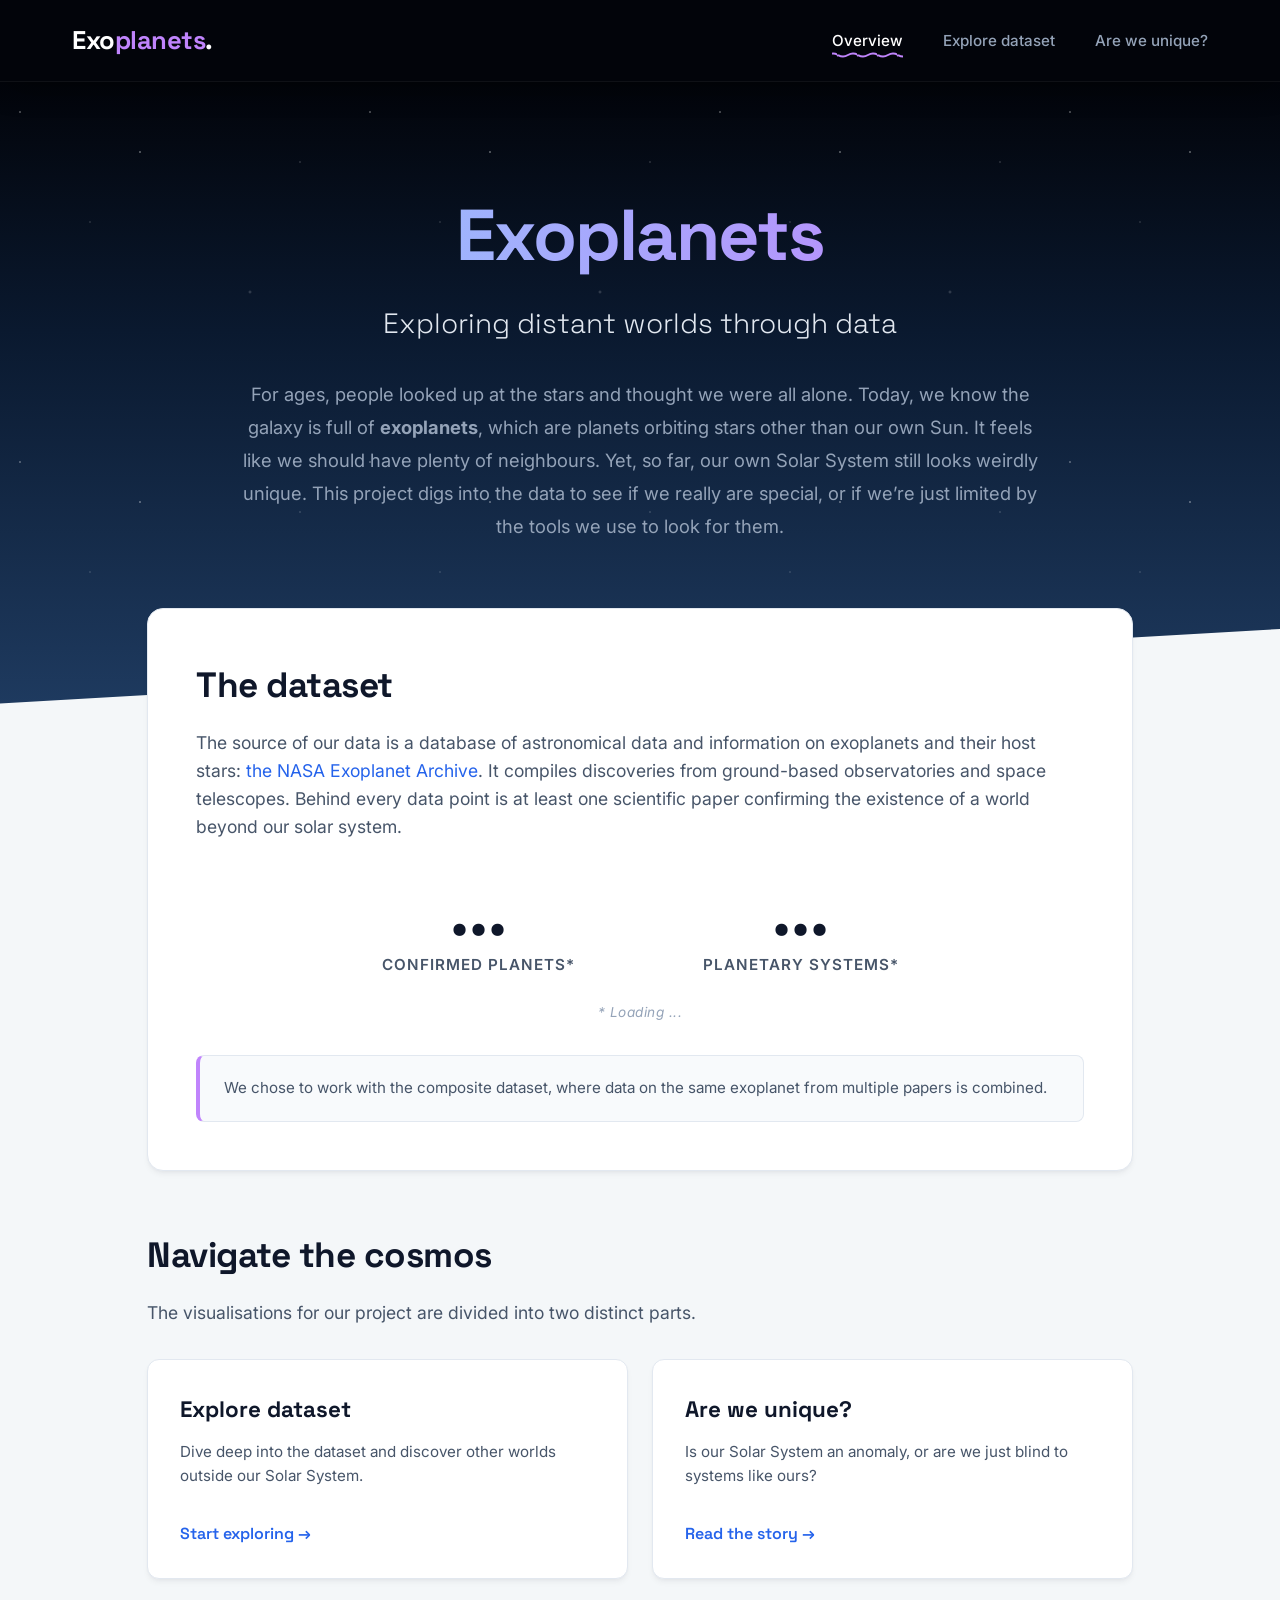
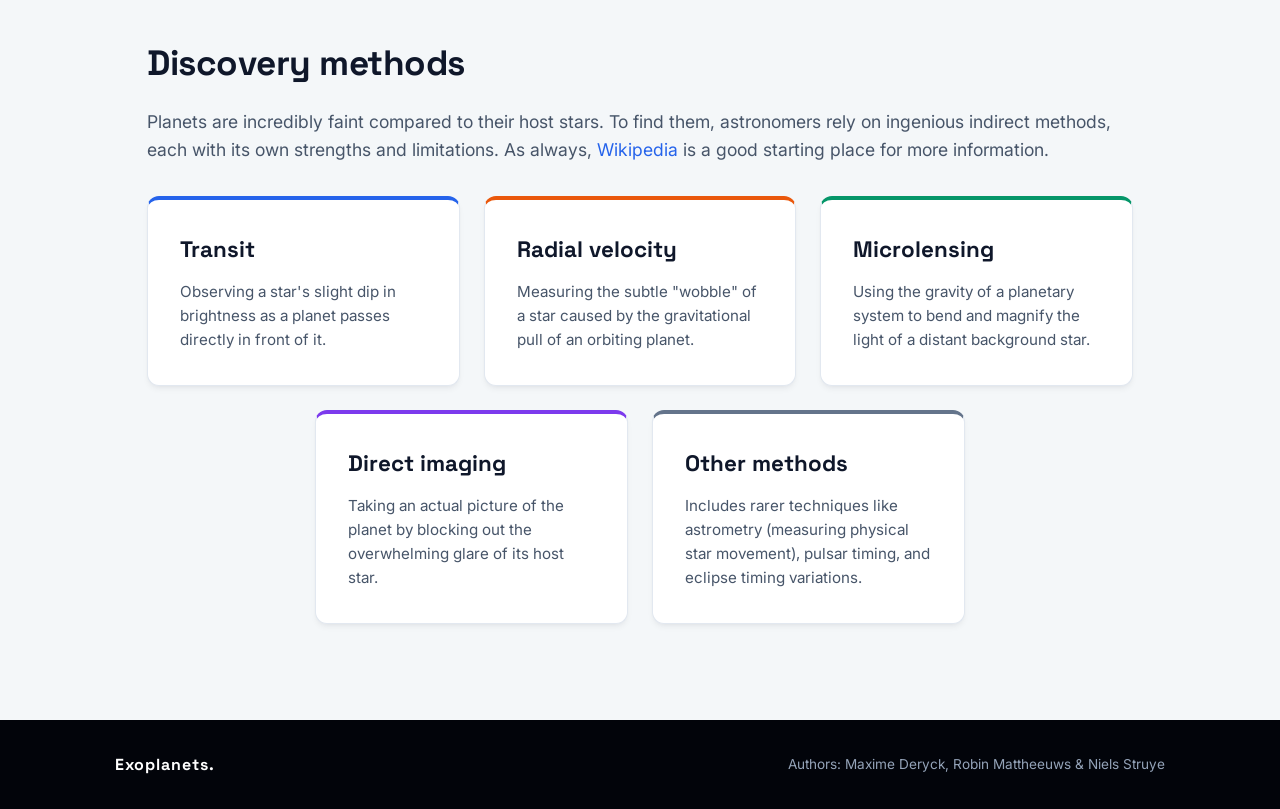
<file: index.html>
<!DOCTYPE html>
<html lang="en">
<head>
    <meta charset="UTF-8">
    <meta name="viewport" content="width=device-width, initial-scale=1.0">
    <title>Exoplanets | Exploring distant worlds through data</title>
    
    <link rel="preconnect" href="https://fonts.googleapis.com">
    <link rel="preconnect" href="https://fonts.gstatic.com" crossorigin>
    <link href="https://fonts.googleapis.com/css2?family=Space+Grotesk:wght@400;600;700&family=Inter:wght@300;400;500;600;700&display=swap" rel="stylesheet">
    
    <link rel="stylesheet" href="css/style.css">
    <link rel="stylesheet" href="css/index.css">
    <script src="https://d3js.org/d3.v7.min.js"></script>
</head>
<body>

    <nav class="navbar">
        <div class="nav-container">
            <a class="nav-logo" href="index.html">Exo<span>planets</span>.</a>
            <ul class="nav-links">
                <li><a href="index.html" class="active">Overview</a></li>
                <li><a href="explore.html">Explore dataset</a></li>
                <li><a href="story.html">Are we unique?</a></li>
            </ul>
        </div>
    </nav>

    <header class="atmosphere-bg">
        <div class="stars"></div>
        <div class="hero-content">
            <h1>Exoplanets</h1>
            <p class="subtitle">Exploring distant worlds through data</p>
            <p class="intro-text">
                For ages, people looked up at the stars and thought we were all alone.
                Today, we know the galaxy is full of <strong>exoplanets</strong>, which are planets orbiting stars other than our own Sun. It feels like we should have plenty of neighbours. Yet, so far, our own Solar System still looks weirdly unique. This project digs into the data to see if we really are special, or if we’re just limited by the tools we use to look for them.
            </p>
        </div>
    </header>

    <main>
        <section class="main-container overlap-container">
            <h2>The dataset</h2>
            <p class="section-desc">
                The source of our data is a database of astronomical data and information on exoplanets and their host stars: <a href="https://exoplanetarchive.ipac.caltech.edu/" target="_blank" rel="noopener noreferrer">the NASA Exoplanet Archive</a>. It compiles discoveries from ground-based observatories and space telescopes. Behind every data point is at least one scientific paper confirming the existence of a world beyond our solar system.
            </p>
            
            <div class="metrics-flex">
                <div class="metric-block">
                    <div class="metric-number" id="planet-counter" data-target="0">...</div>
                    <div class="metric-label">Confirmed planets*</div>
                </div>
                <div class="metric-block">
                    <div class="metric-number" id="system-counter" data-target="0">...</div>
                    <div class="metric-label">Planetary systems*</div>
                </div>
            </div>

            <div class="dataset-date" id="dataset-date-display">* Loading ...</div>

            <div class="methodology-note">
                We chose to work with the composite dataset, where data on the same exoplanet from multiple papers is combined.
            </div>
        </section>

        <section class="main-container">
            <h2>Navigate the cosmos</h2>
            <p class="section-desc">The visualisations for our project are divided into two distinct parts.</p>
            
            <div class="cards-grid two-cols">
                <a href="explore.html" class="interactive-card">
                    <h3>Explore dataset</h3>
                    <p>Dive deep into the dataset and discover other worlds outside our Solar System.</p>
                    <span class="card-link">Start exploring &rarr;</span>
                </a>
                <a href="story.html" class="interactive-card">
                    <h3>Are we unique?</h3>
                    <p>Is our Solar System an anomaly, or are we just blind to systems like ours?</p>
                    <span class="card-link">Read the story &rarr;</span>
                </a>
            </div>
        </section>

        <section class="main-container", style="margin-bottom: -2rem;">
            <h2>Discovery methods</h2>
            <p class="section-desc">Planets are incredibly faint compared to their host stars. To find them, astronomers rely on ingenious indirect methods, each with its own strengths and limitations. As always, <a href="https://en.wikipedia.org/wiki/Methods_of_detecting_exoplanets" target="_blank" rel="noopener noreferrer">Wikipedia</a> is a good starting place for more information.</p>
            
            <div class="cards-grid methods-grid">
                <div class="method-card transit">
                    <h3>Transit</h3>
                    <p>Observing a star's slight dip in brightness as a planet passes directly in front of it.</p>
                </div>
                <div class="method-card radial">
                    <h3>Radial velocity</h3>
                    <p>Measuring the subtle "wobble" of a star caused by the gravitational pull of an orbiting planet.</p>
                </div>
                <div class="method-card microlensing">
                    <h3>Microlensing</h3>
                    <p>Using the gravity of a planetary system to bend and magnify the light of a distant background star.</p>
                </div>
                <div class="method-card imaging">
                    <h3>Direct imaging</h3>
                    <p>Taking an actual picture of the planet by blocking out the overwhelming glare of its host star.</p>
                </div>
                <div class="method-card other">
                    <h3>Other methods</h3>
                    <p>Includes rarer techniques like astrometry (measuring physical star movement), pulsar timing, and eclipse timing variations.</p>
                </div>
            </div>
        </section>
    </main>

    <footer class="site-footer">
        <div class="footer-content">
            <p><strong>Exoplanets.</strong></p>
            <p>Authors: Maxime Deryck, Robin Mattheeuws &amp; Niels Struye</p>
        </div>
    </footer>

    <script src="js/main.js"></script>
    <script>
        document.addEventListener('DOMContentLoaded', () => {
            const speed = 100; 

            const animateCounters = (entries, observer) => {
                entries.forEach(entry => {
                    if (entry.isIntersecting) {
                        const counter = entry.target;
                        
                        const updateCount = () => {
                            const target = +counter.getAttribute('data-target');
                            let currentRaw = +(counter.getAttribute('data-current') || 0);
                            
                            const inc = target / speed;

                            if (currentRaw < target) {
                                currentRaw = Math.ceil(currentRaw + inc);
                                counter.setAttribute('data-current', currentRaw);
                                
                                counter.innerText = window.formatExoNumber(currentRaw);
                                setTimeout(updateCount, 20);
                            } else {
                                counter.innerText = window.formatExoNumber(target);
                            }
                        };
                        updateCount();
                        observer.unobserve(counter);
                    }
                });
            };

            const counterObserver = new IntersectionObserver(animateCounters, { threshold: 0.75 });

            async function loadAndAnimateMetrics() {
                const planetCounter = document.getElementById('planet-counter');
                const systemCounter = document.getElementById('system-counter');
                
                if (!planetCounter || !systemCounter) return;

                try {
                    const data = await loadGlobalData();
                    
                    if (data && data.length > 0) {
                        const dateDisplay = document.getElementById('dataset-date-display');
                        if (dateDisplay && data.datasetDate) {
                            dateDisplay.innerText = `* As of ${data.datasetDate}`;
                        }

                        const totalPlanets = data.length;
                        const totalSystems = new Set(data.map(d => d.hostname)).size; 
                        
                        planetCounter.setAttribute('data-target', totalPlanets);
                        systemCounter.setAttribute('data-target', totalSystems);
                        
                        planetCounter.innerText = "0";
                        systemCounter.innerText = "0";

                        counterObserver.observe(planetCounter);
                        counterObserver.observe(systemCounter);
                    }
                    
                } catch (error) {
                    console.error("Failed to load metrics:", error);
                    planetCounter.innerText = "Err";
                    systemCounter.innerText = "Err";
                }
            }

            loadAndAnimateMetrics();
        });
    </script>
</body>
</html>
</file>
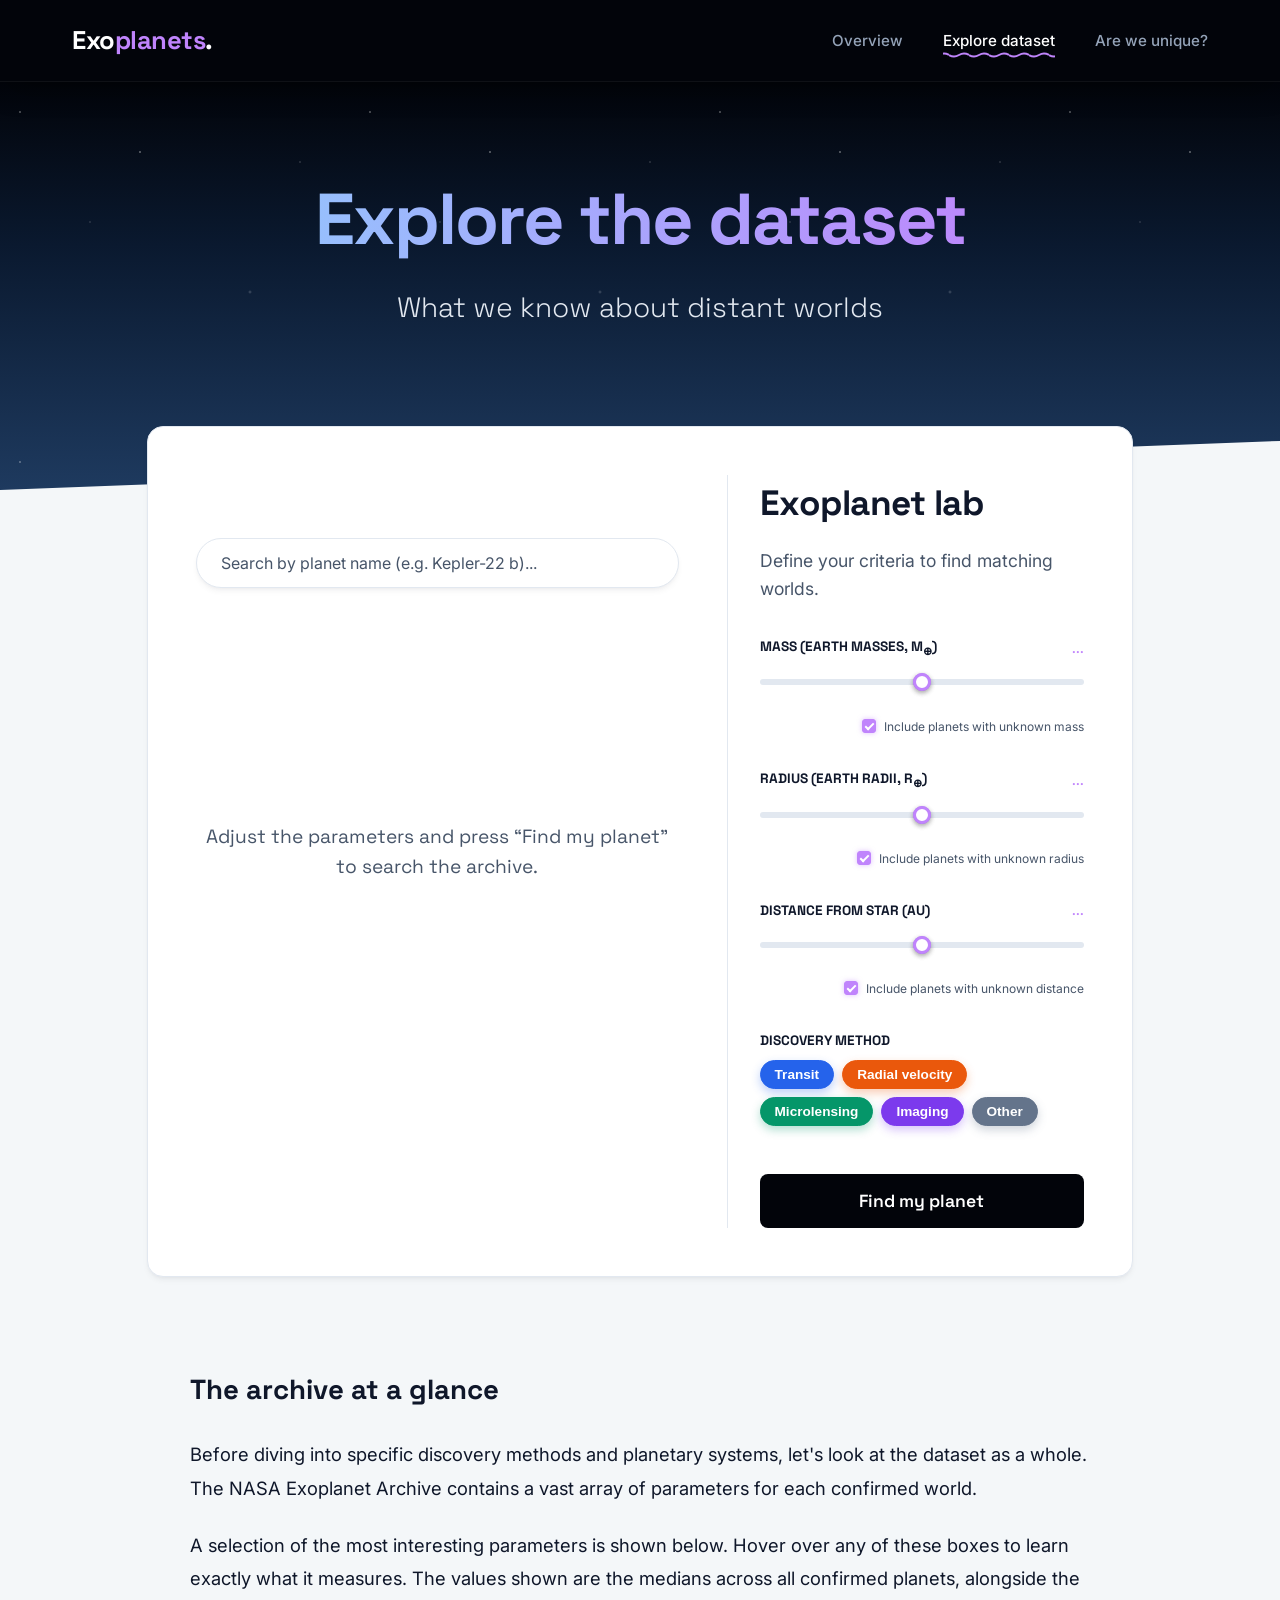
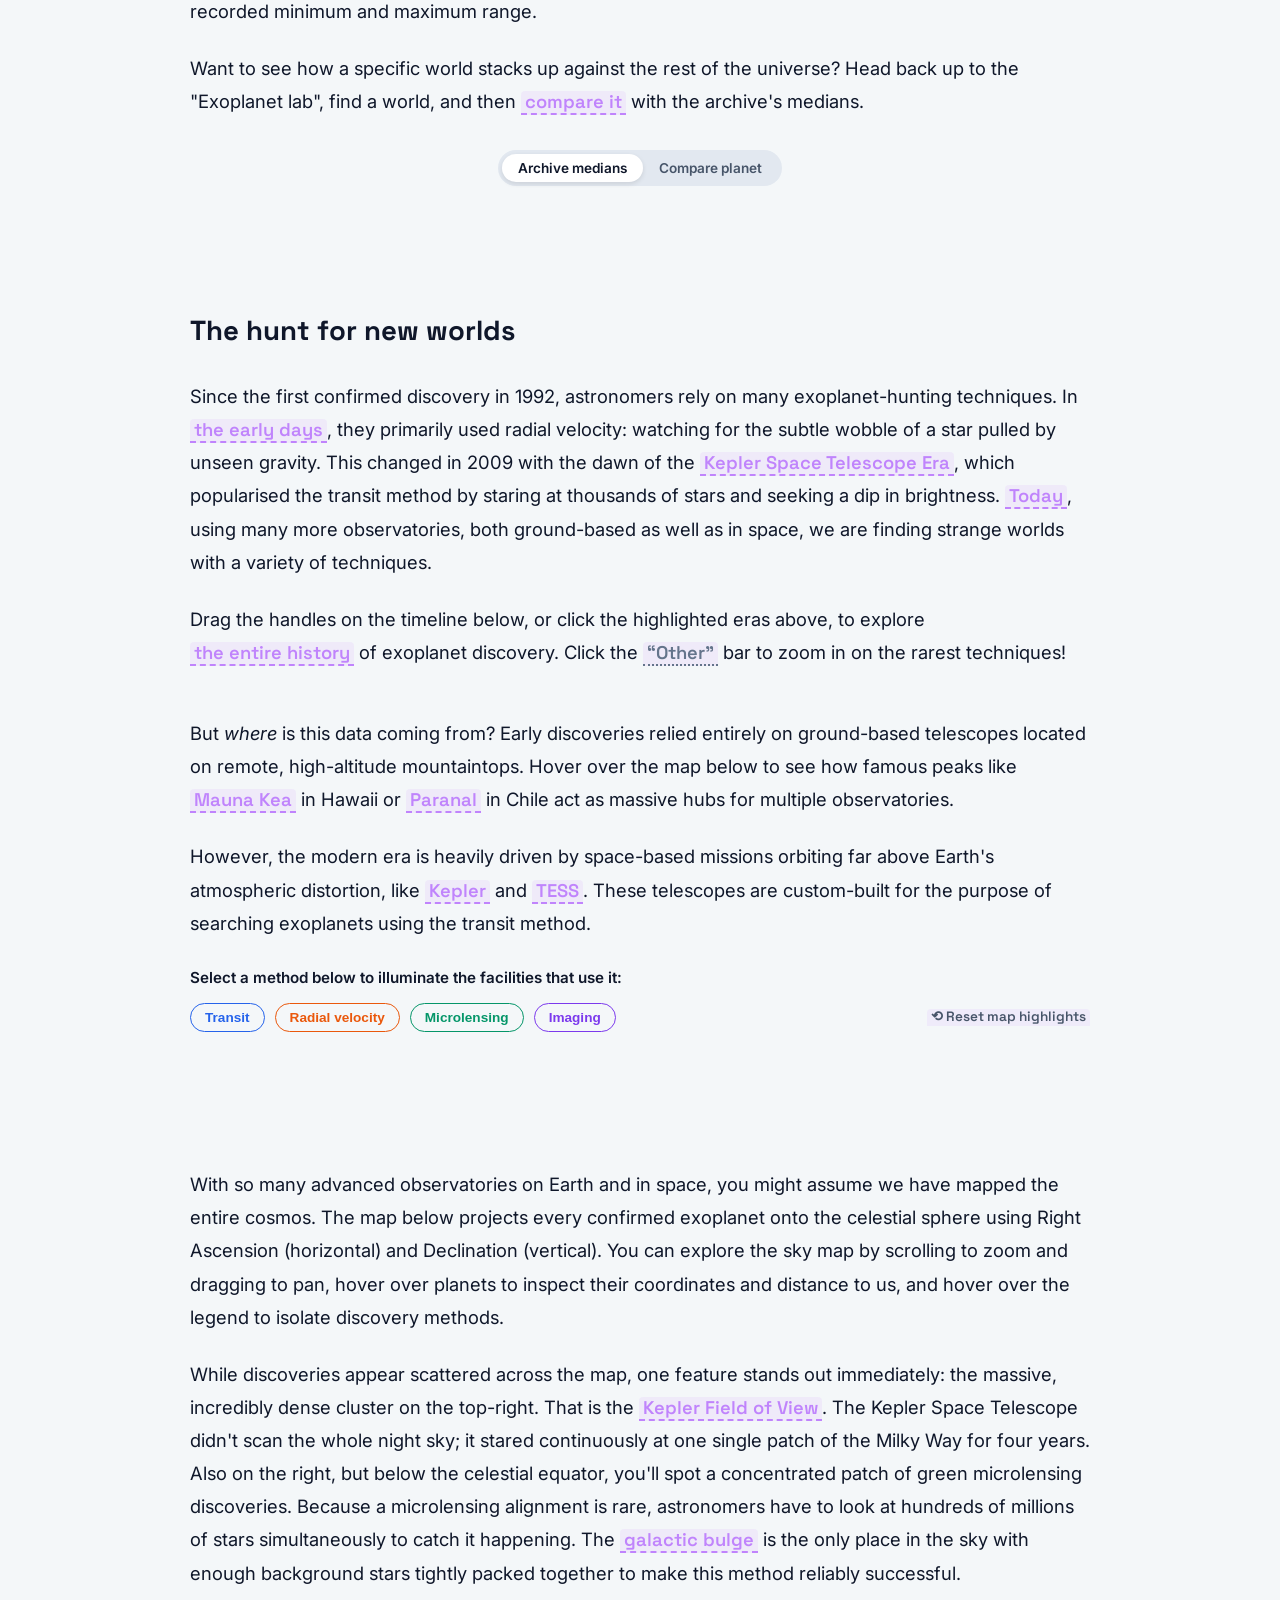
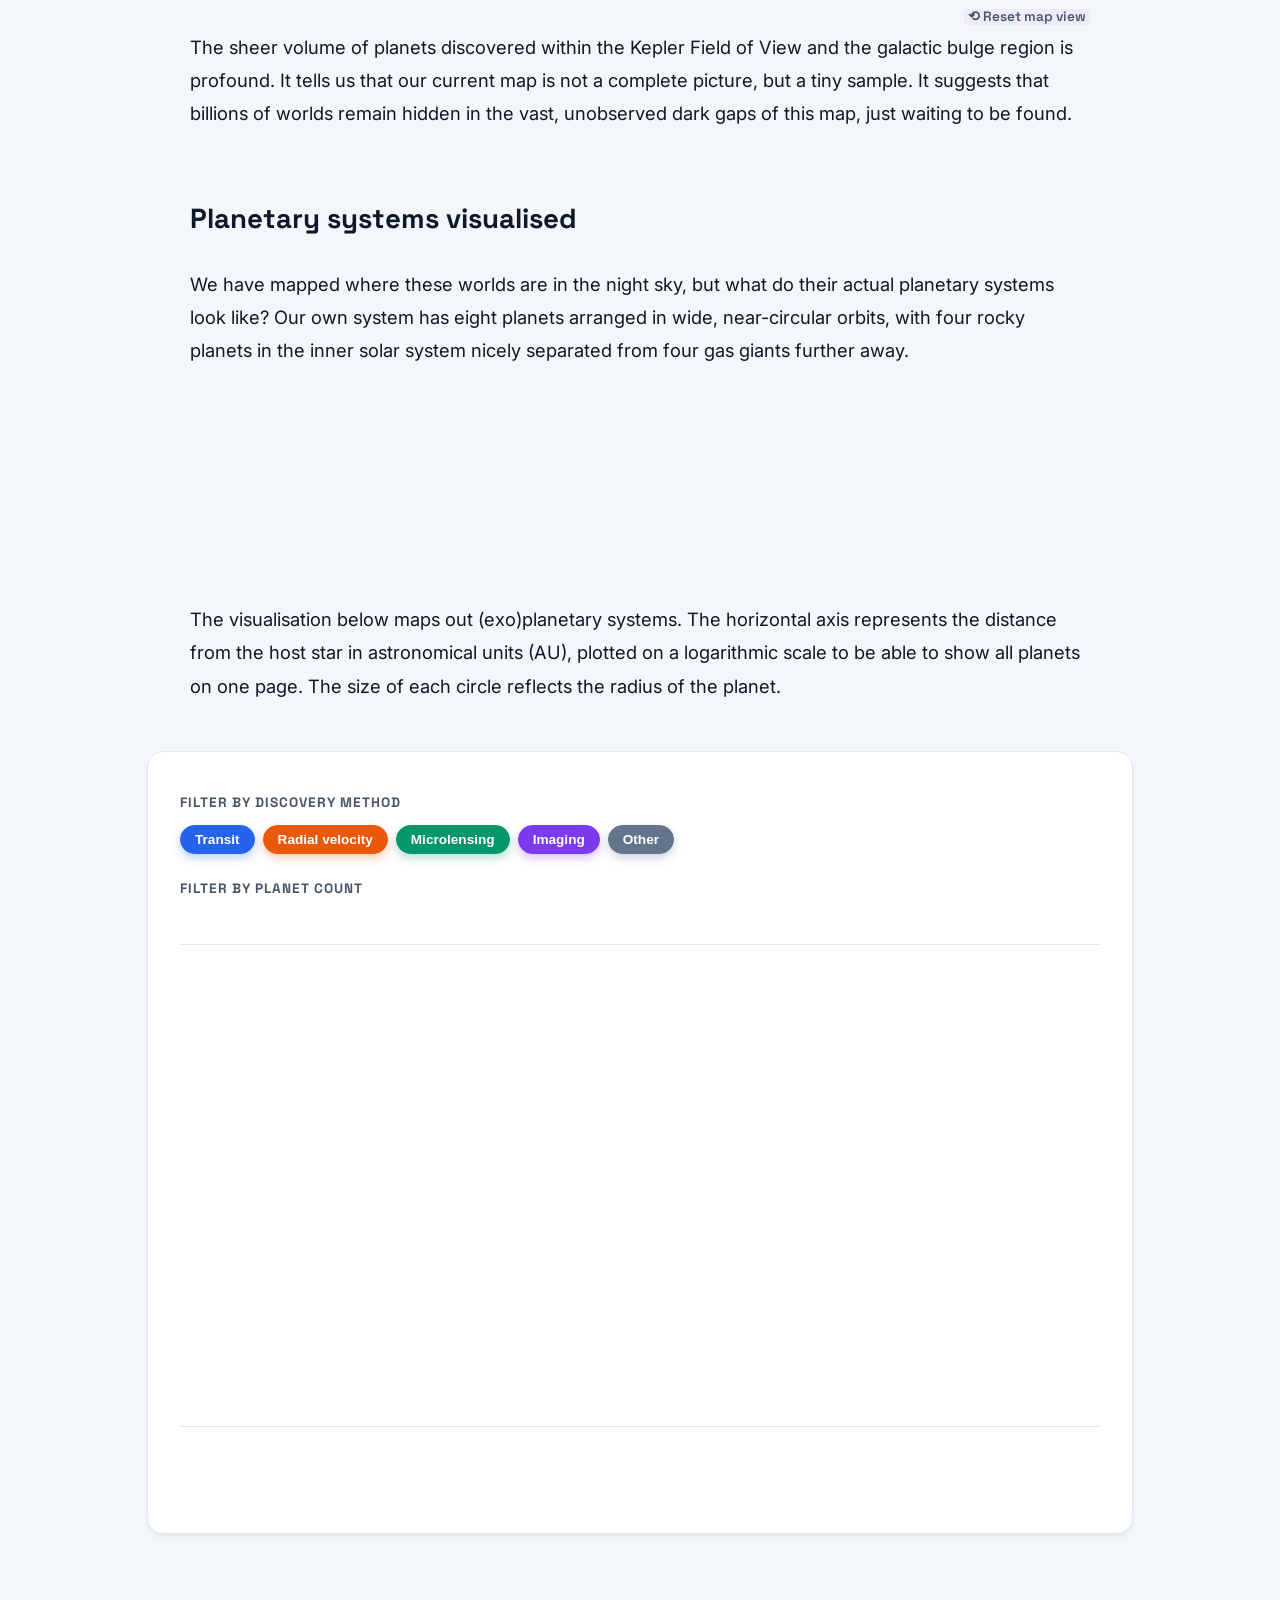
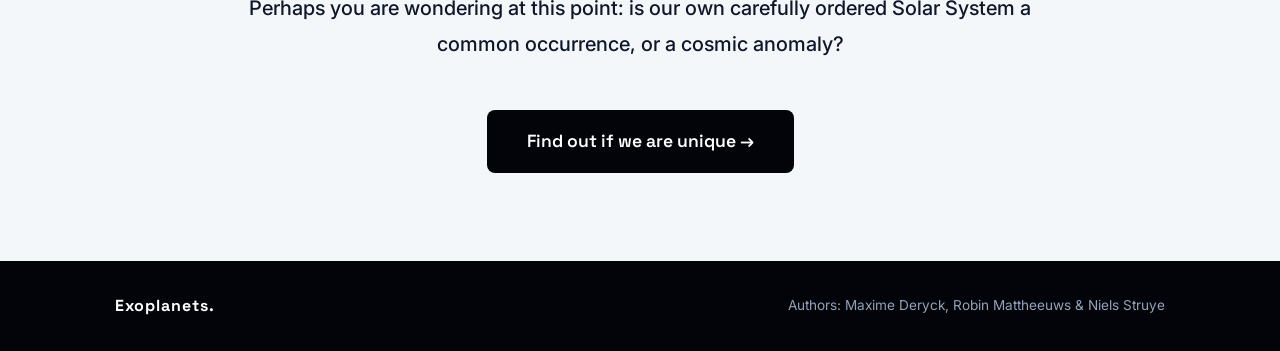
<file: explore.html>
<!DOCTYPE html>
<html lang="en">
<head>
    <meta charset="UTF-8">
    <meta name="viewport" content="width=device-width, initial-scale=1.0">
    <title>Exoplanets | Explore the dataset</title>
    
    <link rel="preconnect" href="https://fonts.googleapis.com">
    <link rel="preconnect" href="https://fonts.gstatic.com" crossorigin>
    <link href="https://fonts.googleapis.com/css2?family=Space+Grotesk:wght@400;600;700&family=Inter:wght@300;400;500;600;700&display=swap" rel="stylesheet">
    
    <link rel="stylesheet" href="css/style.css">
    <link rel="stylesheet" href="css/explore.css">
    <script src="https://d3js.org/d3.v7.min.js"></script>
</head>
<body>

    <nav class="navbar">
        <div class="nav-container">
            <a class="nav-logo" href="index.html">Exo<span>planets</span>.</a>
            <ul class="nav-links">
                <li><a href="index.html">Overview</a></li>
                <li><a href="explore.html" class="active">Explore dataset</a></li>
                <li><a href="story.html">Are we unique?</a></li>
            </ul>
        </div>
    </nav>

    <header class="atmosphere-bg" style="padding: 5rem 2rem 8rem 2rem; margin-bottom: -4rem;">
        <div class="stars"></div>
        <div class="hero-content">
            <h1>Explore the dataset</h1>
            <p class="subtitle">What we know about distant worlds</p>
        </div>
    </header>

    <main>
        <!-- Exoplanet lab -->
        <section class="main-container overlap-container">
            <div class="exolab-layout">
                
                <!-- The ID -->
                <div class="exolab-display">
                    <div class="name-search-container">
                        <input type="text" id="planet-search" class="planet-search-input" placeholder="Search by planet name (e.g. Kepler-22 b)...">
                    </div>
                    <div id="exolab-carousel" class="card-carousel">
                        <div class="empty-state-centered">
                            <p>Adjust the parameters and press <q>Find my planet</q><br>to search the archive.</p>
                        </div>
                    </div>
                    
                    <!-- Carousel controls -->
                    <div id="carousel-controls" class="carousel-nav" style="visibility: hidden;">
                        <button class="nav-btn" onclick="cycleCard(-1)">&larr;</button>
                        <div class="match-info">
                            <span id="match-counter">1 / 1</span>
                            <small id="match-label">Best match</small>
                        </div>
                        <button class="nav-btn" onclick="cycleCard(1)">&rarr;</button>
                    </div>
                </div>

                <!-- The filters -->
                <div class="exolab-controls">
                    <h2>Exoplanet lab</h2>
                    <p class="section-desc">Define your criteria to find matching worlds.</p>
                    
                    <div class="parameter-group">
                        <div class="param-header">
                            <label>Mass (Earth masses, M<sub>⊕</sub>)</label>
                            <span class="range-display" id="display-mass">...</span>
                        </div>
                        <div class="dual-slider">
                            <div class="slider-track"></div>
                            <div class="slider-fill" id="fill-mass"></div>
                            <input type="range" id="mass-min" step="0.1">
                            <input type="range" id="mass-max" step="0.1">
                        </div>
                        <div class="param-footer">
                            <label class="strict-toggle">
                                <input type="checkbox" id="mass-allow-unknown" checked>
                                <span class="toggle-box"></span>
                                Include planets with unknown mass
                            </label>
                        </div>
                    </div>

                    <div class="parameter-group">
                        <div class="param-header">
                            <label>Radius (Earth radii, R<sub>⊕</sub>)</label>
                            <span class="range-display" id="display-rad">...</span>
                        </div>
                        <div class="dual-slider">
                            <div class="slider-track"></div>
                            <div class="slider-fill" id="fill-rad"></div>
                            <input type="range" id="rad-min" step="0.1">
                            <input type="range" id="rad-max" step="0.1">
                        </div>
                        <div class="param-footer">
                            <label class="strict-toggle">
                                <input type="checkbox" id="rad-allow-unknown" checked>
                                <span class="toggle-box"></span>
                                Include planets with unknown radius
                            </label>
                        </div>
                    </div>

                    <div class="parameter-group">
                        <div class="param-header">
                            <label>Distance from Star (AU)</label>
                            <span class="range-display" id="display-dist">...</span>
                        </div>
                        <div class="dual-slider">
                            <div class="slider-track"></div>
                            <div class="slider-fill" id="fill-dist"></div>
                            <input type="range" id="dist-min" step="0.01">
                            <input type="range" id="dist-max" step="0.01">
                        </div>
                        <div class="param-footer">
                            <label class="strict-toggle">
                                <input type="checkbox" id="dist-allow-unknown" checked>
                                <span class="toggle-box"></span>
                                Include planets with unknown distance
                            </label>
                        </div>
                    </div>

                    <div class="parameter-group">
                        <label style="font-family: var(--font-heading); font-size: 0.85rem; text-transform: uppercase; color: var(--text-dark); font-weight: 700; margin-bottom: 0.5rem; display: block;">Discovery method</label>
                        <div class="method-toggles">
                            <button class="method-btn transit active" data-method="Transit">Transit</button>
                            <button class="method-btn radial active" data-method="Radial Velocity">Radial velocity</button>
                            <button class="method-btn microlensing active" data-method="Microlensing">Microlensing</button>
                            <button class="method-btn imaging active" data-method="Imaging">Imaging</button>
                            <button class="method-btn other active" data-method="Other">Other</button>
                        </div>
                    </div>

                    <button id="search-btn" class="lab-btn">Find my planet</button>
                </div>
            </div>
        </section>

        <!-- Dataset summary -->
        <section style="margin-top: 2rem; position: relative;" id="dataset-summary-section">
            <div class="explorable-text" style="margin-bottom: 2rem;">
                <h2 style="margin-bottom: 1.5rem;">The archive at a glance</h2>
                <p>
                    Before diving into specific discovery methods and planetary systems, let's look at the dataset as a whole. The NASA Exoplanet Archive contains a vast array of parameters for each confirmed world. 
                </p>
                <p>
                    A selection of the most interesting parameters is shown below. Hover over any of these boxes to learn exactly what it measures. The values shown are the medians across all confirmed planets, alongside the recorded minimum and maximum range. 
                </p>
                <p>
                    Want to see how a specific world stacks up against the rest of the universe? Head back up to the "Exoplanet lab", find a world, and then <button class="inline-action summary-action" data-mode="compare">compare it</button> with the archive's medians.
                </p>
            </div>

            <div style="display: flex; justify-content: center; margin-bottom: 2rem;">
                <div class="global-toggle-container" id="summary-mode-toggle">
                    <button class="global-toggle-btn active" data-mode="medians">Archive medians</button>
                    <button class="global-toggle-btn" data-mode="compare">Compare planet</button>
                </div>
            </div>

            <div class="square-grid" id="summary-square-grid"></div>

        </section>

        <!-- Discovery methods -->
        <section style="margin-top: 2rem; position: relative;">
            
            <div class="explorable-text">
                <h2 style="margin-bottom: 1.5rem;">The hunt for new worlds</h2>
                <p>
                    Since the first confirmed discovery in 1992, astronomers rely on many exoplanet-hunting techniques. 
                    In <button class="inline-action" data-start="1992" data-end="2009">the early days</button>, they primarily used radial velocity: watching for the subtle wobble of a star pulled by unseen gravity. 
                    This changed in 2009 with the dawn of the <button class="inline-action" data-start="2009" data-end="2018">Kepler Space Telescope Era</button>, which popularised the transit method by staring at thousands of stars and seeking a dip in brightness. 
                    <button class="inline-action" data-start="2022" data-end="2026">Today</button>, using many more observatories, both ground-based as well as in space, we are finding strange worlds with a variety of techniques.
                </p>
                <p>
                    Drag the handles on the timeline below, or click the highlighted eras above, to explore <button class="inline-action" data-start="1992" data-end="2026">the entire history</button> of exoplanet discovery.
                    Click the <button class="inline-action method-action" data-method="Other" data-action="show-other">“Other”</button> bar to zoom in on the rarest techniques!
                </p>
            </div>
            
            <div id="timeline-container" style="margin-bottom: 1rem; width: 100%;"></div>
            
            <div id="bar-chart-container" style="position: relative; width: 100%;">
                <button id="back-btn" class="lab-btn" style="display: none; position: absolute; right: 20px; bottom: 50px; z-index: 10; width: auto; padding: 0.5rem 1.2rem; font-size: 0.9rem; margin: 0;">
                    &larr; Back to main methods
                </button>
            </div>
            
            <!-- Observatories -->
            <div class="explorable-text" style="margin-top: 2rem;">
                <p>
                    But <em>where</em> is this data coming from? Early discoveries relied entirely on ground-based telescopes located on remote, high-altitude mountaintops. Hover over the map below to see how famous peaks like <button class="inline-action map-action" data-highlight="Mauna Kea">Mauna Kea</button> in Hawaii or <button class="inline-action map-action" data-highlight="Paranal">Paranal</button> in Chile act as massive hubs for multiple observatories.
                </p>
                <p>
                    However, the modern era is heavily driven by space-based missions orbiting far above Earth's atmospheric distortion, like <button class="inline-action map-action" data-highlight="Kepler">Kepler</button> and <button class="inline-action map-action" data-highlight="TESS">TESS</button>. These telescopes are custom-built for the purpose of searching exoplanets using the transit method. 
                </p>
                
                <p style="font-size: 0.95rem; font-weight: 600; color: var(--text-dark); margin-bottom: 0.75rem;">
                    Select a method below to illuminate the facilities that use it:
                </p>

                <div class="method-toggles" style="display: flex; align-items: center; flex-wrap: wrap; gap: 10px;">
                    <button class="method-btn map-action transit" data-highlight-type="Transit">Transit</button>
                    <button class="method-btn map-action radial" data-highlight-type="Radial Velocity">Radial velocity</button>
                    <button class="method-btn map-action microlensing" data-highlight-type="Microlensing">Microlensing</button>
                    <button class="method-btn map-action imaging" data-highlight-type="Imaging">Imaging</button>
                    
                    <button class="inline-action map-action" data-reset="true" style="margin-left: auto; border-bottom: none; font-size: 0.85rem; color: var(--text-muted);">⟲ Reset map highlights</button>
                </div>
            </div>

            <div id="observatory-map-container" style="width: 100%; position: relative;"></div>

        </section>

        <!-- Sky map -->
        <section class="container" style="margin-top: 2rem;">
            
            <div class="explorable-text">
                <p>
                    With so many advanced observatories on Earth and in space, you might assume we have mapped the entire cosmos. The map below projects every confirmed exoplanet onto the celestial sphere using Right Ascension (horizontal) and Declination (vertical). You can explore the sky map by scrolling to zoom and dragging to pan, hover over planets to inspect their coordinates and distance to us, and hover over the legend to isolate discovery methods.
                </p>
                <p>
                    While discoveries appear scattered across the map, one feature stands out immediately: the massive, incredibly dense cluster on the top-right. That is the <button class="inline-action sky-action" data-target="kepler">Kepler Field of View</button>. The Kepler Space Telescope didn't scan the whole night sky; it stared continuously at one single patch of the Milky Way for four years. Also on the right, but below the celestial equator, you'll spot a concentrated patch of green microlensing discoveries. Because a microlensing alignment is rare, astronomers have to look at hundreds of millions of stars simultaneously to catch it happening. The <button class="inline-action sky-action" data-target="bulge">galactic bulge</button> is the only place in the sky with enough background stars tightly packed together to make this method reliably successful.
                </p>
                <p style="text-align: right; margin-top: -1rem; margin-bottom: -3rem;">
                    <button class="inline-action sky-action" data-target="reset" style="border-bottom: none; font-size: 0.85rem; color: var(--text-muted);">⟲ Reset map view</button>
                </p>
            </div>

            <div id="sky-map-container" style="width: 100%; position: relative; margin-bottom: 3rem;"></div>
            <div class="explorable-text">
                <p>
                    The sheer volume of planets discovered within the Kepler Field of View and the galactic bulge region is profound. It tells us that our current map is not a complete picture, but a tiny sample. It suggests that billions of worlds remain hidden in the vast, unobserved dark gaps of this map, just waiting to be found.
                </p>
            </div>
        </section>

        <!-- Planetary systems -->
        <section class="container" style="margin-top: -2.5rem;">
            
            <div class="explorable-text">
                <h2 style="margin-bottom: 1.5rem;">Planetary systems visualised</h2>
                <p>
                    We have mapped where these worlds are in the night sky, but what do their actual planetary systems look like? Our own system has eight planets arranged in wide, near-circular orbits, with four rocky planets in the inner solar system nicely separated from four gas giants further away.
                </p>
                <div id="solar-system-baseline" style="margin: 1.5rem 0; padding: 2rem 1rem 1rem 1rem;">
                    <svg id="baseline-svg" style="width: 100%; height: 130px;"></svg>
                </div>
                <p>
                    The visualisation below maps out (exo)planetary systems. The horizontal axis represents the distance from the host star in astronomical units (AU), plotted on a logarithmic scale to be able to show all planets on one page. The size of each circle reflects the radius of the planet.
                </p>
            </div>

            <div class="overlap-container" style="padding: 2.5rem 2rem;">
                
                <div style="display: flex; flex-direction: column; gap: 1.5rem; margin-bottom: 2rem; border-bottom: 1px solid var(--border-light); padding-bottom: 2rem;">
                    
                    <div>
                        <span style="display: block; font-family: var(--font-heading); font-size: 0.85rem; font-weight: 700; text-transform: uppercase; margin-bottom: 0.75rem; color: var(--text-muted); letter-spacing: 1px;">Filter by discovery method</span>
                        <div class="method-toggles" id="sys-method-filters">
                            <button class="method-btn transit active" data-method="Transit">Transit</button>
                            <button class="method-btn radial active" data-method="Radial Velocity">Radial velocity</button>
                            <button class="method-btn microlensing active" data-method="Microlensing">Microlensing</button>
                            <button class="method-btn imaging active" data-method="Imaging">Imaging</button>
                            <button class="method-btn other active" data-method="Other">Other</button>
                        </div>
                    </div>
                    
                    <div>
                        <span style="display: block; font-family: var(--font-heading); font-size: 0.85rem; font-weight: 700; text-transform: uppercase; margin-bottom: 0.75rem; color: var(--text-muted); letter-spacing: 1px;">Filter by planet count</span>
                        <div class="method-toggles" id="sys-count-filters"></div>
                    </div>

                </div>
                
                <div id="size-reference-container"></div>

                <div id="system-visualisation-container">
                    <div id="scroll-area" style="height: 450px; overflow-y: auto; overflow-x: hidden; border-bottom: 1px solid var(--border-light); background: transparent;">
                        <svg id="systems-svg"></svg>
                    </div>
                    <svg id="x-axis-svg" style="height: 50px; margin-top: 8px;"></svg>
                </div>
            </div>
        </section>

        <section class="container" style="margin-bottom: -4rem;">
            <div class="explorable-text" style="text-align: center; max-width: 800px; margin: 0 auto;">
                <p style="font-size: 1.25rem; color: var(--text-dark); font-weight: 500;">
                    Perhaps you are wondering at this point: is our own carefully ordered Solar System a common occurrence, or a cosmic anomaly? 
                </p>
                <p style="margin-top: 2rem;">
                    <a href="story.html" class="lab-btn" style="display: inline-block; width: auto; padding: 1rem 2.5rem; text-decoration: none;">Find out if we are unique &rarr;</a>
                </p>
            </div>
        </section>
    </main>

    <footer class="site-footer">
        <div class="footer-content">
            <p><strong>Exoplanets.</strong></p>
            <p>Authors: Maxime Deryck, Robin Mattheeuws &amp; Niels Struye</p>
        </div>
    </footer>

    <script src="js/main.js"></script>
    <script src="js/exolab.js"></script>
    <script src="js/dataset_summary.js"></script>
    <script src="js/detected_per_method_years.js"></script>
    <script src="js/observatory_map.js"></script>
    <script src="js/sky_map.js"></script>
    <script src="js/system_visualisation.js"></script>
</body>
</html>
</file>
<file: css/style.css>
/* --- FONTS & VARIABLES --- */
@import url('https://fonts.googleapis.com/css2?family=Space+Grotesk:wght@400;600;700&family=Inter:wght@300;400;500;600;700&display=swap');

:root {
    /* Atmosphere gradient colors */
    --space-top: #02040a;       
    --space-mid: #0a192f;       
    --space-bottom: #1e3a5f;    
    
    /* Page body */
    --bg-body: #f4f7f9;
    --bg-card: #ffffff;
    
    /* Typography colors */
    --text-dark: #0f172a;
    --text-muted: #475569;
    --text-light: #94a3b8;
    
    /* Accents */
    --accent-glow: #c084fc;
    --border-light: #e2e8f0;

    /* D3 discovery method colors */
    --color-transit: #2563eb;       
    --color-radial: #ea580c;        
    --color-microlensing: #059669;  
    --color-imaging: #7c3aed;       
    --color-other: #64748b;         

    /* Fonts */
    --font-heading: 'Space Grotesk', sans-serif;
    --font-body: 'Inter', sans-serif;

    /* Shadows */
    --shadow-nav: 0 10px 30px -10px rgba(0, 0, 0, 0.5);
    --shadow-card: 0 4px 6px -1px rgba(15, 23, 42, 0.05), 0 2px 4px -2px rgba(15, 23, 42, 0.05);
    --shadow-hover: 0 10px 20px -5px rgba(15, 23, 42, 0.1);
}

/* --- RESET & BASE --- */
* { margin: 0; padding: 0; box-sizing: border-box; }

body {
    font-family: var(--font-body);
    background-color: var(--bg-body);
    color: var(--text-dark);
    line-height: 1.6;
    -webkit-font-smoothing: antialiased;
    -moz-osx-font-smoothing: grayscale;
    
    display: flex;
    flex-direction: column;
    min-height: 100vh;
}

h1, h2, h3, .nav-logo { font-family: var(--font-heading); }
a { color: var(--color-transit); text-decoration: none; }

/* --- SOLID, POPPING NAVIGATION --- */
.navbar {
    position: sticky;
    top: 0;
    z-index: 1000;
    background-color: var(--space-top);
    border-bottom: 1px solid rgba(255, 255, 255, 0.05);
    box-shadow: var(--shadow-nav);
}

.nav-container {
    max-width: 1200px;
    margin: 0 auto;
    padding: 1.25rem 2rem;
    display: flex;
    justify-content: space-between;
    align-items: center;
}

.nav-logo {
    color: #ffffff;
    font-size: 1.6rem;
    font-weight: 700;
    letter-spacing: -0.5px;
}

.nav-logo span {
    color: var(--accent-glow);
}

.nav-links {
    list-style: none;
    display: flex;
    gap: 2.5rem;
}

.nav-links a {
    color: var(--text-light);
    font-size: 0.95rem;
    font-weight: 500;
    position: relative;
    padding-bottom: 8px;
    transition: color 0.3s ease;
}

.nav-links a:hover {
    color: #ffffff;
}

.nav-links a::after {
    content: '';
    position: absolute;
    width: 0;
    height: 2px;
    bottom: 0;
    left: 50%;
    background-color: var(--accent-glow);
    transition: width 0.3s ease, left 0.3s ease;
}

.nav-links a:hover::after {
    width: 100%;
    left: 0;
}

.nav-links a.active {
    color: #ffffff;
    background: url("data:image/svg+xml,%3Csvg xmlns='http://www.w3.org/2000/svg' width='20' height='6' viewBox='0 0 20 6'%3E%3Cpath d='M0,3 Q5,6 10,3 T20,3' fill='none' stroke='%23c084fc' stroke-width='2'/%3E%3C/svg%3E") repeat-x bottom;
}
.nav-links a.active::after { display: none; }

/* --- ATMOSPHERE HEADER --- */
.atmosphere-bg {
    position: relative;
    background: linear-gradient(180deg, var(--space-top) 0%, var(--space-mid) 40%, var(--space-bottom) 100%);
    color: white;
    padding: 6rem 2rem 10rem 2rem; 
    text-align: center;
    clip-path: polygon(0 0, 100% 0, 100% 88%, 0 100%); 
    margin-bottom: -6rem; 
}

.stars {
    position: absolute;
    top: 0; left: 0; right: 0; bottom: 0;
    background-image: 
        radial-gradient(1.5px 1.5px at 20px 30px, rgba(255,255,255,0.8), rgba(0,0,0,0)),
        radial-gradient(1.5px 1.5px at 140px 70px, rgba(255,255,255,0.9), rgba(0,0,0,0)),
        radial-gradient(1px 1px at 90px 140px, rgba(255,255,255,0.6), rgba(0,0,0,0)),
        radial-gradient(2px 2px at 250px 210px, rgba(255,255,255,0.4), rgba(0,0,0,0)),
        radial-gradient(1px 1px at 300px 80px, rgba(255,255,255,0.7), rgba(0,0,0,0));
    background-repeat: repeat;
    background-size: 350px 350px;
    opacity: 0.6;
    pointer-events: none;
}

.hero-content {
    position: relative;
    z-index: 2;
    max-width: 800px;
    margin: 0 auto;
}

.hero-content h1 {
    font-size: 4.5rem;
    font-weight: 700;
    margin-bottom: 0.5rem;
    background: linear-gradient(to right, #93c5fd, #c084fc);
    background-clip: text;
    color: transparent;
    letter-spacing: -2px;
}

.hero-content .subtitle {
    font-size: 1.75rem; 
    color: #e2e8f0;
    font-weight: 300;
    margin-bottom: 2rem;
    font-family: var(--font-heading);
}

.hero-content .intro-text {
    font-size: 1.15rem;
    color: var(--text-light);
    line-height: 1.8;
}

/* --- MAIN CONTENT & CONTAINERS --- */
main {
    max-width: 1050px;
    width: 100%;
    margin: 0 auto;
    padding: 0 2rem 4rem 2rem;
    position: relative;
    z-index: 10;
    display: flex;
    flex-direction: column;
    gap: 3.5rem;

    flex: 1 0 auto; 
}

.main-container {
    background: transparent;
}
.main-container h2 {
    font-size: 2.2rem;
    color: var(--text-dark);
    margin-bottom: 1rem;
    letter-spacing: -0.5px;
}

.section-desc {
    font-size: 1.1rem;
    color: var(--text-muted);
    margin-bottom: 2rem;
}

.overlap-container {
    background: var(--bg-card);
    padding: 3rem;
    border-radius: 16px;
    box-shadow: var(--shadow-card);
    border: 1px solid var(--border-light);
}

/* --- METHODOLOGY NOTE --- */
.methodology-note {
    margin-top: 2rem;
    padding: 1.25rem 1.5rem;
    background: #f8fafc;
    border: 1px solid var(--border-light);
    border-left: 4px solid var(--accent-glow);
    border-radius: 8px;
    color: var(--text-muted);
    font-size: 0.95rem;
    line-height: 1.6;
}

/* --- FOOTER --- */
.site-footer {
    background-color: var(--space-top); 
    color: var(--text-light);
    padding: 2rem 2rem;
    margin-top: 4rem;
    
    flex-shrink: 0; 
}

.footer-content {
    max-width: 1050px;
    margin: 0 auto;
    display: flex;
    justify-content: space-between;
    align-items: center;
    font-size: 0.85rem;
}
.footer-content strong {
    font-family: var(--font-heading);
    color: white;
    font-size: 1rem;
    letter-spacing: 1px;
}

/* --- EXPLORABLE TEXT --- */
.explorable-text {
    max-width: 900px;
    margin: 0 auto 3rem auto;
    font-size: 1.15rem;
    line-height: 1.8;
    color: var(--text-dark);
}
.explorable-text p {
    margin-bottom: 1.5rem;
}

/* Inline buttons */
.inline-action {
    background: rgba(192, 132, 252, 0.1);
    color: var(--accent-glow);
    border: none;
    border-bottom: 2px dashed var(--accent-glow);
    font-family: var(--font-heading);
    font-size: inherit;
    font-weight: 600;
    padding: 0 4px;
    border-radius: 4px 4px 0 0;
    cursor: pointer;
    transition: all 0.2s ease;
    display: inline-block;
    line-height: 1.2;
}
.inline-action:hover {
    background: var(--accent-glow);
    color: white;
    border-bottom-color: transparent;
    transform: translateY(-1px);
    box-shadow: 0 4px 10px rgba(192, 132, 252, 0.3);
}

/* --- TOOLTIPS --- */
.exo-tooltip {
    position: absolute;
    text-align: left;
    padding: 12px 16px;
    font-family: var(--font-body);
    font-size: 0.85rem;
    background: var(--space-top); 
    color: white;
    border: 1px solid rgba(255, 255, 255, 0.1);
    box-shadow: 0 10px 25px rgba(0, 0, 0, 0.5);
    border-radius: 8px;
    pointer-events: none; 
    opacity: 0;
    transition: opacity 0.2s;
    z-index: 9999;
    min-width: 150px; 
}
.exo-tooltip .tt-header {
    font-family: var(--font-heading);
    font-weight: 700;
    font-size: 0.95rem;
    color: var(--accent-glow);
    margin-bottom: 4px;
}
.exo-tooltip .tt-body {
    color: #e2e8f0;
}

/* --- BUTTONS --- */
/* Global toggle button */
.global-toggle-container {
    display: inline-flex;
    background: var(--border-light);
    border-radius: 30px;
    padding: 4px;
}
.global-toggle-btn {
    background: transparent;
    border: none;
    padding: 6px 16px;
    font-family: var(--font-body);
    font-weight: 600;
    font-size: 0.85rem;
    color: var(--text-muted);
    border-radius: 20px;
    cursor: pointer;
    transition: all 0.2s;
}
.global-toggle-btn.active {
    background: white;
    color: var(--text-dark);
    box-shadow: 0 2px 5px rgba(0,0,0,0.1);
}

/* Find my planet button */
.lab-btn {
    width: 100%; padding: 1rem; margin-top: 1rem;
    background: var(--space-top); color: white;
    font-family: var(--font-heading); font-size: 1.1rem; border: none; border-radius: 8px; cursor: pointer; font-weight: 600; transition: all 0.3s;
}
.lab-btn:hover {
    background: var(--accent-glow);
    box-shadow: 0 10px 20px rgba(192, 132, 252, 0.3);
    transform: translateY(-2px); }

/* =========================================
   MOBILE RESPONSIVENESS (Media Queries) 
   ========================================= */

@media (max-width: 768px) {
    /* Navbar */
    .nav-container {
        flex-direction: column;
        gap: 1rem;
        padding: 1rem;
    }
    
    .nav-links {
        gap: 1.5rem;
    }

    /* Hero section */
    .atmosphere-bg {
        padding: 4rem 1.5rem 8rem 1.5rem;
        clip-path: polygon(0 0, 100% 0, 100% 95%, 0 100%);
    }

    .hero-content h1 {
        font-size: 3rem;
    }

    .hero-content .subtitle {
        font-size: 1.3rem;
    }

    /* Main content */
    main {
        padding: 0 1rem 2rem 1rem;
    }

    .overlap-container {
        padding: 2rem 1.5rem;
    }
    
    /* Footer */
    .footer-content {
        flex-direction: column;
        gap: 1rem;
        text-align: center;
    }
}
</file>
<file: css/index.css>
/* --- METRICS COUNTERS --- */
.metrics-flex {
    display: flex;
    justify-content: center;
    gap: 8rem;
    margin-top: 2rem;
    padding-top: .5rem;
}

.metric-block { 
    text-align: center; 
}

.metric-number {
    font-family: var(--font-heading);
    font-size: 4rem;
    font-weight: 700;
    color: var(--text-dark);
    line-height: 1;
    margin-bottom: 0.5rem;
}

.metric-label {
    font-size: 0.95rem;
    text-transform: uppercase;
    letter-spacing: 1px;
    color: var(--text-muted);
    font-weight: 600;
}

.dataset-date {
    text-align: center;
    font-size: 0.85rem;
    color: var(--text-light);
    margin-top: 1.5rem;
    font-style: italic;
    letter-spacing: 0.5px;
}

@media (max-width: 768px) {
    .metrics-flex {
        flex-direction: column;
        gap: 3rem;
    }
}

/* --- INTERACTIVE CARDS & GRIDS --- */
.cards-grid {
    display: grid;
    gap: 1.5rem;
}
.two-cols {
    grid-template-columns: repeat(2, 1fr);
}
.methods-grid { 
    display: grid; 
    gap: 1.5rem; 
    grid-template-columns: repeat(auto-fit, minmax(300px, 1fr));
}

@media (min-width: 1000px) {
    .methods-grid {
        grid-template-columns: repeat(6, 1fr);
    }
    
    .methods-grid .method-card {
        grid-column: span 2;
    }
    
    .methods-grid .method-card:nth-child(4) {
        grid-column: 2 / span 2; 
    }
    
    .methods-grid .method-card:nth-child(5) {
        grid-column: 4 / span 2;
    }
}

.interactive-card {
    background: var(--bg-card);
    border-radius: 12px;
    padding: 2rem;
    border: 1px solid var(--border-light);
    box-shadow: var(--shadow-card);
    transition: transform 0.2s ease, box-shadow 0.2s ease;
    display: block; 
    color: inherit;
}
.interactive-card:hover {
    transform: translateY(-5px);
    box-shadow: var(--shadow-hover);
}
.interactive-card h3 {
    font-size: 1.4rem;
    color: var(--text-dark);
    margin-bottom: 0.75rem;
}
.interactive-card p {
    color: var(--text-muted);
    font-size: 0.95rem;
    margin-bottom: 1rem;
}

.card-link {
    display: inline-block;
    font-family: var(--font-heading);
    font-weight: 600;
    color: var(--color-transit);
    margin-top: 1rem;
}

.method-card { 
    background: var(--bg-card);
    border-radius: 12px;
    padding: 2rem;
    border: 1px solid var(--border-light);
    border-top: 4px solid var(--border-light);
    box-shadow: var(--shadow-card);
}
.method-card h3 {
    font-size: 1.4rem;
    color: var(--text-dark);
    margin-bottom: 0.75rem;
}
.method-card p {
    color: var(--text-muted);
    font-size: 0.95rem;
}

/* Method specific top border colors */
.method-card.transit {
    border-top-color: var(--color-transit);
}
.method-card.radial {
    border-top-color: var(--color-radial);
}
.method-card.microlensing {
    border-top-color: var(--color-microlensing);
}
.method-card.imaging {
    border-top-color: var(--color-imaging);
}
.method-card.other {
    border-top-color: var(--color-other);
}

/* =========================================
   MOBILE RESPONSIVENESS (Media Queries) 
   ========================================= */

@media (max-width: 768px) {
    /* Metrics grid*/
    .metrics-grid {
        grid-template-columns: 1fr;
        gap: 2.5rem;
    }

    .metric-number {
        font-size: 2.8rem;
    }

    /* Card grids */
    .two-cols {
        grid-template-columns: 1fr;
    }

    .methods-grid {
        grid-template-columns: 1fr;
    }
}
</file>
<file: css/explore.css>
/* --- GENERAL --- */
/* Method buttons */
.method-toggles {
    display: flex;
    flex-wrap: wrap;
    gap: 8px;
}
.method-btn {
    background: transparent; 
    padding: 6px 14px; 
    border-radius: 20px; 
    font-size: 0.85rem; 
    font-weight: 600; 
    cursor: pointer; 
    transition: all 0.2s ease;
    border: 1px solid transparent;
}
.method-btn.transit {
    color: var(--color-transit);
    border-color: var(--color-transit);
}
.method-btn.active.transit {
    background: var(--color-transit);
    color: white;
    box-shadow: 0 4px 10px rgba(37, 99, 235, 0.3);
}
.method-btn.radial {
    color: var(--color-radial);
    border-color: var(--color-radial);
}
.method-btn.active.radial {
    background: var(--color-radial);
    color: white;
    box-shadow: 0 4px 10px rgba(234, 88, 12, 0.3);
}
.method-btn.microlensing {
    color: var(--color-microlensing);
    border-color: var(--color-microlensing);
}
.method-btn.active.microlensing {
    background: var(--color-microlensing);
    color: white;
    box-shadow: 0 4px 10px rgba(5, 150, 105, 0.3);
}
.method-btn.imaging {
    color: var(--color-imaging);
    border-color: var(--color-imaging);
}
.method-btn.active.imaging {
    background: var(--color-imaging);
    color: white;
    box-shadow: 0 4px 10px rgba(124, 58, 237, 0.3);
}
.method-btn.other {
    color: var(--color-other);
    border-color: var(--color-other);
}
.method-btn.active.other {
    background: var(--color-other);
    color: white;
    box-shadow: 0 4px 10px rgba(100, 116, 139, 0.3);
}

.method-action[data-method="Other"] {
    color: var(--color-other);
    border-bottom: 2px dotted var(--color-other);
}

.method-action[data-method="Other"]:hover {
    background: var(--color-other);
    color: white;
    border-bottom-color: transparent;
    box-shadow: 0 4px 10px rgba(100, 116, 139, 0.3);
}

/* --- EXOLAB --- */
.exolab-layout {
    display: grid;
    grid-template-columns: 1.35fr 1fr;
    gap: 3rem;
    min-height: 550px;
}

.exolab-controls {
    padding-left: 2rem;
    border-left: 1px solid var(--border-light);
}

.parameter-group {
    margin-bottom: 2rem; 
}
.param-header {
    display: flex; justify-content: space-between; align-items: flex-end; margin-bottom: 0.5rem;
}
.param-header label {
    font-family: var(--font-heading);
    font-size: 0.85rem;
    text-transform: uppercase;
    color: var(--text-dark);
    font-weight: 700;
}

.range-display {
    font-size: 0.85rem;
    color: var(--accent-glow);
    font-weight: 600;
    font-family: var(--font-body);
    font-variant-numeric: tabular-nums;
}

/* Sliders */
.dual-slider {
    position: relative;
    height: 30px;
    margin-top: 5px;
}
.slider-track {
    position: absolute;
    width: 100%;
    height: 6px;
    background: #e2e8f0;
    border-radius: 3px;
    top: 12px;
}
.slider-fill {
    position: absolute;
    height: 6px;
    background: var(--accent-glow);
    border-radius: 3px;
    top: 12px;
    pointer-events: none;
}
.dual-slider input[type=range] {
    position: absolute;
    width: 100%;
    top: 12px;
    -webkit-appearance: none;
    appearance: none;
    background: none;
    pointer-events: none;
}
.dual-slider input[type=range]::-webkit-slider-thumb {
    -webkit-appearance: none;
    height: 18px; width: 18px;
    border-radius: 50%;
    background: white;
    border: 3px solid var(--accent-glow);
    cursor: pointer;
    pointer-events: auto;
    box-shadow: 0 2px 5px rgba(0,0,0,0.2);
    margin-top: -6px;
    transition: transform 0.1s;
}
.dual-slider input[type=range]::-webkit-slider-thumb:hover {
    transform: scale(1.2);
}
.dual-slider input[type=range]::-moz-range-thumb {
    height: 18px; 
    width: 18px;
    border-radius: 50%;
    background: white;
    border: 3px solid var(--accent-glow);
    cursor: pointer;
    pointer-events: auto;
    box-shadow: 0 2px 5px rgba(0,0,0,0.2);
    transition: transform 0.1s;
    box-sizing: border-box;
}
.dual-slider input[type=range]::-moz-range-thumb:hover {
    transform: scale(1.2);
}

/* 3D carousel & ID card */
.exolab-display {
    position: relative;
    display: flex;
    flex-direction: column;
    justify-content: center; }
.empty-state-centered {
    height: 100%;
    display: flex;
    align-items: center;
    justify-content: center;
    text-align: center;
    color: var(--text-muted);
    font-family: var(--font-heading);
    font-size: 1.2rem;
}

.card-carousel { 
    position: relative; 
    height: 480px; 
    width: 100%; 
    perspective: 1200px; 
    transform-style: preserve-3d;
    display: flex; 
    align-items: center; 
    justify-content: center; 
}

.horizontal-card {
    position: absolute;
    background: var(--space-top);
    border-radius: 16px;
    color: white;
    width: 95%;
    max-width: 520px;
    height: 480px;
    box-shadow: 0 20px 40px rgba(0,0,0,0.5);
    transition: all 0.4s cubic-bezier(0.25, 0.8, 0.25, 1);
    display: flex;
    flex-direction: column;
    overflow: hidden;
}

.card-center { 
    z-index: 3; 
    transform: translateX(0) translateZ(0) rotateY(0deg) scale(1); 
    opacity: 1; 
}
.card-left { 
    z-index: 2; 
    transform: translateX(-100px) translateZ(-150px) rotateY(15deg) scale(0.9); 
    opacity: 0.3; 
    pointer-events: none; 
}
.card-right { 
    z-index: 2; 
    transform: translateX(100px) translateZ(-150px) rotateY(-15deg) scale(0.9); 
    opacity: 0.3; 
    pointer-events: none; 
}

.card-glow {
    position: absolute;
    top: -50%; left: -50%;
    width: 200%; height: 200%;
    background: radial-gradient(circle, rgba(192, 132, 252, 0.15) 0%, transparent 60%);
    pointer-events: none;
    z-index: 1
}
.card-body {
    display: flex;
    flex-direction: column;
    padding: 2rem;
    position: relative;
    z-index: 2;
    height: 100%;
}

.planet-title { 
    font-size: clamp(1rem, 12cqi, 2.2rem); 
    color: var(--accent-glow); 
    margin: 0; 
    line-height: 1.1; 
    text-transform: uppercase; 
    letter-spacing: 1px; 
    white-space: nowrap;
    overflow: hidden;
    text-overflow: ellipsis;
}

.id-header { 
    border-bottom: 1px solid rgba(255,255,255,0.1); 
    padding-bottom: 0.5rem; 
    margin-bottom: 1.5rem;
    container-type: inline-size;
    width: 100%;
}
.id-grid {
    display: grid;
    grid-template-columns: repeat(3, 1fr);
    gap: 1rem;
    margin-bottom: 1.5rem;
}
.id-item {
    font-size: 0.95rem;
    color: #f8fafc;
    font-weight: 500;
}
.id-item span {
    display: block;
    font-size: 0.65rem;
    color: #94a3b8;
    text-transform: uppercase;
    margin-bottom: 2px;
    letter-spacing: 0.5px;
    font-weight: 600;
}
.span-2 { 
    grid-column: span 2; 
}

.tech-system-view {
    margin-top: 0.5rem;
    background: rgba(255,255,255,0.03);
    padding: 1rem;
    border-radius: 8px;
}
.system-desc {
    margin-bottom: 0.5rem;
}
.system-desc h4 {
    font-family: var(--font-heading);
    font-size: 0.9rem; color: #fcd34d;
    letter-spacing: 1px;
    margin-bottom: 0.2rem
}
.system-desc p {
    font-size: 0.8rem;
    color: #cbd5e1;
}

.tech-orbit-line {
    display: flex;
    align-items: center;
    gap: 15px;
    padding-bottom: 5px;
    margin-left: 5px;
    margin-bottom: 0.5rem;
}
.tech-star-point {
    width: 14px;
    height: 14px;
    background: #fcd34d;
    border-radius: 50%;
    box-shadow: 0 0 10px rgba(252, 211, 77, 0.5);
}
.tech-planet-point {
    width: 8px;
    height: 8px;
    border-radius: 50%;
    transition: all 0.2s;
}
.tech-planet-point.active {
    background: var(--accent-glow);
    transform: scale(1.5);
    box-shadow: 0 0 8px var(--accent-glow);
}
.tech-planet-point.sibling {
    background: #64748b;
    cursor: pointer;
}
.tech-planet-point.sibling:hover {
    background: #cbd5e1;
    transform: scale(1.3);
}
.tech-star-info {
    font-size: 0.75rem;
    color: #94a3b8;
    font-family: var(--font-body);
    font-variant-numeric: tabular-nums;
    border-top: 1px solid rgba(255,255,255,0.1);
    padding-top: 0.5rem;
}

.card-footer {
    display: flex;
    padding: 1rem 2rem;
    background: rgba(0,0,0,0.5);
    border-top: 1px solid rgba(255,255,255,0.1);
    gap: 1rem;
    position: relative;
    z-index: 2;
    align-items: center;
    justify-content: space-between;
    height: 60px;}
.method-tag, .facility-tag { 
    font-size: 0.75rem; 
    font-weight: 700; 
    padding: 4px 10px; 
    border-radius: 4px; 
    text-transform: uppercase; 
    letter-spacing: 0.5px; 
    max-width: 48%;
    white-space: nowrap;
    overflow: hidden;
    text-overflow: ellipsis;
}
.facility-tag { 
    border: 1px solid rgba(255,255,255,0.3); 
    color: #e2e8f0; 
    text-align: right;
}

.tag-transit {
    background: var(--color-transit);
    color: white;
}
.tag-radial-velocity {
    background: var(--color-radial);
    color: white;
}
.tag-microlensing {
    background: var(--color-microlensing);
    color: white;
}
.tag-imaging {
    background: var(--color-imaging);
    color: white;
}
.tag-other {
    background: var(--color-other);
    color: white;
}

.param-footer {
    margin-top: 1.2rem;
    display: flex;
    justify-content: flex-end;
}

/* Strict search toggle */
.strict-toggle {
    display: flex;
    align-items: center;
    gap: 8px;
    font-size: 0.75rem;
    color: var(--text-muted);
    cursor: pointer;
    user-select: none;
    transition: color 0.2s;
}
.strict-toggle:hover {
    color: var(--text-dark);
}
.strict-toggle input {
    position: absolute;
    opacity: 0;
    cursor: pointer;
    height: 0;
    width: 0;
}
.toggle-box {
    height: 14px;
    width: 14px;
    background-color: transparent;
    border: 1px solid var(--text-light);
    border-radius: 3px;
    position: relative;
    transition: all 0.2s;
}
.strict-toggle input:checked ~ .toggle-box {
    background-color: var(--accent-glow);
    border-color: var(--accent-glow);
    box-shadow: 0 0 5px rgba(192, 132, 252, 0.5);
}
.toggle-box:after {
    content: "";
    position: absolute;
    display: none;
    left: 4px;
    top: 1px;
    width: 3px;
    height: 7px;
    border: solid white;
    border-width: 0 2px 2px 0;
    transform: rotate(45deg);
}
.strict-toggle input:checked ~ .toggle-box:after {
    display: block;
}

/* Search box */
.name-search-container {
    width: 100%;
    margin-bottom: 1.5rem;
    position: relative;
    z-index: 10;
}
.planet-search-input {
    width: 100%;
    background: #ffffff; 
    border: 1px solid var(--border-light); 
    color: var(--text-dark); 
    padding: 14px 24px;
    border-radius: 30px;
    font-family: var(--font-body);
    font-size: 1rem;
    transition: all 0.3s ease;
    box-shadow: var(--shadow-card); 
}
.planet-search-input::placeholder {
    color: var(--text-muted);
}
.planet-search-input:focus {
    outline: none;
    background: var(--space-mid);
    color: #ffffff; 
    border-color: var(--accent-glow);
    box-shadow: 0 0 15px rgba(192, 132, 252, 0.4);
}

/* Carousel navigation */
.carousel-nav {
    display: flex;
    justify-content: center;
    align-items: center;
    gap: 2rem;
    position: relative;
    z-index: 10;
    margin-top: 2rem;
}
.nav-btn {
    background: white;
    border:1px solid var(--border-light);
    width: 40px;
    height: 40px;
    border-radius: 50%;
    font-size: 1.2rem;
    cursor: pointer;
    color: var(--text-dark);
    transition: background-color 0.2s, color 0.2s, border-color 0.2s;
    box-shadow: var(--shadow-card);
    display: flex;
    justify-content: center;
    align-items: center;
}
.nav-btn:hover {
    background: var(--accent-glow);
    color: white;
    border-color: var(--accent-glow);
}
.match-info {
    text-align: center;
    line-height: 1.2;
}
#match-counter {
    display: block;
    font-family: var(--font-heading);
    font-weight: 700;
    color: var(--text-dark);
}
#match-label {
    color: var(--accent-glow);
    text-transform: uppercase;
    font-size: 0.75rem; font-weight: 600;
    letter-spacing: 1px;
}

@media (max-width: 900px) {
    .exolab-layout { grid-template-columns: 1fr; }
    .exolab-controls { padding-left: 0; border-left: none; border-top: 1px solid var(--border-light); padding-top: 2rem; margin-top: 2rem; }
    .horizontal-card { max-width: 100%; }
}

/* --- DATASET SQUARE GRID --- */
.square-grid {
    display: grid;
    grid-template-columns: repeat(4, 1fr);
    gap: 1.25rem;
}

@media (max-width: 900px) {
    .square-grid { grid-template-columns: repeat(2, 1fr); }
}
@media (max-width: 600px) {
    .square-grid { grid-template-columns: 1fr; }
}

.square-card {
    position: relative;
    background: var(--bg-card);
    border: 1px solid var(--border-light);
    border-radius: 30px;
    padding: 1.5rem 1.75rem;
    box-shadow: var(--shadow-card);
    overflow: hidden;
    display: flex;
    flex-direction: column;
    justify-content: center;
    min-height: 140px;
    cursor: default;
}

.square-span-2 { grid-column: span 2; }
@media (max-width: 600px) {
    .square-span-2 { grid-column: span 1; }
}

.square-title {
    font-family: var(--font-heading);
    font-size: 0.85rem;
    font-weight: 700;
    text-transform: uppercase;
    color: var(--text-muted);
    letter-spacing: 1px;
    margin-bottom: 0.5rem;
    display: flex;
    justify-content: space-between;
    align-items: center;
}
.square-value {
    font-family: var(--font-heading);
    font-size: 2.2rem;
    font-weight: 700;
    color: var(--text-dark);
    line-height: 1.1;
    font-variant-numeric: tabular-nums;
}
.square-unit {
    font-size: 1rem;
    font-weight: 600;
    color: var(--accent-glow);
}

.square-overlay {
    position: absolute;
    top: 0; left: 0; right: 0; bottom: 0;
    background: var(--space-mid);
    color: white;
    padding: 1.5rem 1.75rem;
    opacity: 0;
    visibility: hidden;
    transition: all 0.3s ease;
    display: flex;
    flex-direction: column;
    justify-content: center;
    border-radius: 30px;
}
.square-card.show-overlay .square-overlay {
    opacity: 1;
    visibility: visible;
}
@media (hover: hover) and (pointer: fine) {
    .square-card:hover .square-overlay {
        opacity: 1;
        visibility: visible;
    }
}
.square-overlay h4 {
    font-family: var(--font-heading);
    color: var(--accent-glow);
    font-size: 0.9rem;
    margin-bottom: 0.5rem;
    text-transform: uppercase;
    letter-spacing: 1px;
}
.square-overlay p {
    font-size: 0.85rem;
    line-height: 1.5;
    color: #cbd5e1;
}

.square-range {
    font-size: 0.8rem;
    color: var(--text-light);
    margin-top: 0.35rem;
    font-variant-numeric: tabular-nums;
    font-weight: 500;
}

/* Mini toggle Earth/Jupiter */
.mini-toggle {
    display: inline-flex;
    background: #f1f5f9;
    border-radius: 12px;
    padding: 2px;
    pointer-events: auto;
    position: relative;
    z-index: 10;
}
.mini-btn {
    background: transparent;
    border: none;
    padding: 2px 8px;
    font-size: 0.7rem;
    font-weight: 700;
    border-radius: 10px;
    cursor: pointer;
    color: var(--text-muted);
}
.mini-btn.active {
    background: var(--accent-glow);
    color: white;
}

/* --- TIMELINE --- */
.area-cumulative { 
    fill: rgba(192, 132, 252, 0.15); 
    stroke: var(--accent-glow); 
    stroke-width: 2px; 
}
.brush .selection { 
    fill: var(--accent-glow); 
    fill-opacity: 0.15; 
    stroke: var(--accent-glow); 
    stroke-width: 1px;
}
.handle--custom { 
    fill: #ffffff; 
    stroke: var(--text-light); 
    stroke-width: 1px; 
    box-shadow: var(--shadow-card);
}
.handle-grip { 
    stroke: var(--text-light); 
    stroke-width: 1px; 
}

.bar-rect:hover {
    opacity: 0.9;
}
.bar-clickable {
    transition: filter 0.2s, stroke 0.2s;
}
.bar-clickable:hover {
    filter: brightness(1.25);
    stroke: var(--text-dark);
    stroke-width: 2px;
}

/* --- MAP INTERACTIVITY --- */
.map-node {
    cursor: pointer;
}
</file>
